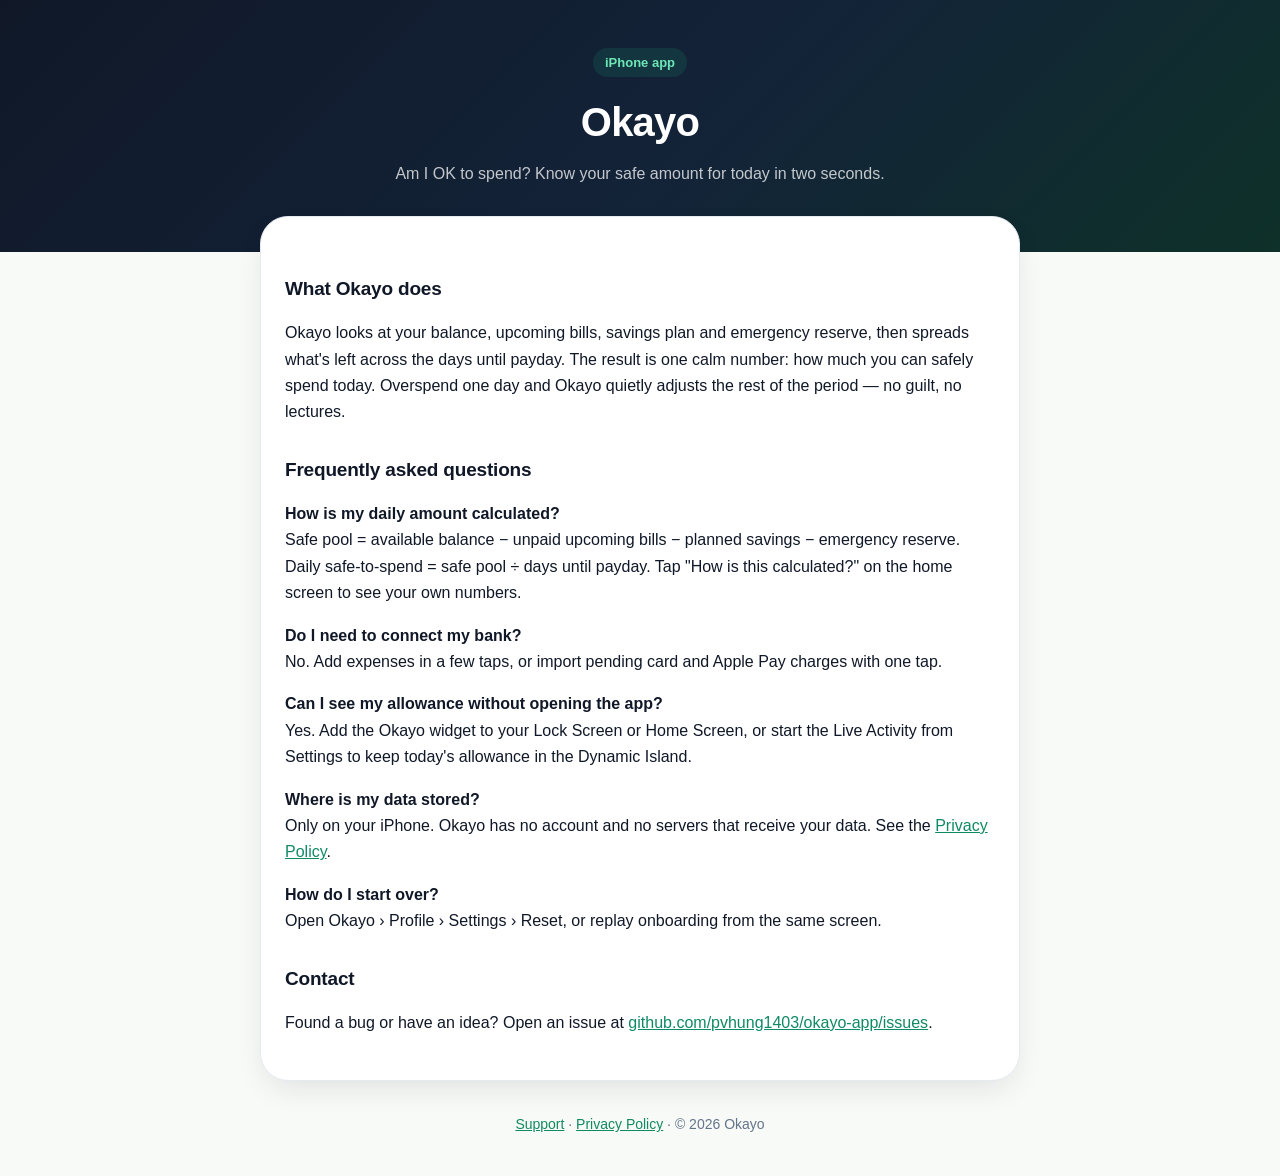
<file: index.html>
<!doctype html>
<html lang="en">
<head>
  <meta charset="utf-8">
  <meta name="viewport" content="width=device-width, initial-scale=1">
  <title>Okayo — Support</title>
  <meta name="description" content="Okayo: Am I OK to Spend? — know how much you can safely spend today. Help, FAQ and contact.">
  <link rel="stylesheet" href="style.css">
</head>
<body>
  <header class="hero">
    <span class="pill">iPhone app</span>
    <h1>Okayo</h1>
    <p>Am I OK to spend? Know your safe amount for today in two seconds.</p>
  </header>

  <main class="card">
    <h2>What Okayo does</h2>
    <p>Okayo looks at your balance, upcoming bills, savings plan and emergency reserve, then spreads what's left across the days until payday. The result is one calm number: how much you can safely spend today. Overspend one day and Okayo quietly adjusts the rest of the period — no guilt, no lectures.</p>

    <h2>Frequently asked questions</h2>
    <p><strong>How is my daily amount calculated?</strong><br>
    Safe pool = available balance − unpaid upcoming bills − planned savings − emergency reserve. Daily safe-to-spend = safe pool ÷ days until payday. Tap "How is this calculated?" on the home screen to see your own numbers.</p>

    <p><strong>Do I need to connect my bank?</strong><br>
    No. Add expenses in a few taps, or import pending card and Apple Pay charges with one tap.</p>

    <p><strong>Can I see my allowance without opening the app?</strong><br>
    Yes. Add the Okayo widget to your Lock Screen or Home Screen, or start the Live Activity from Settings to keep today's allowance in the Dynamic Island.</p>

    <p><strong>Where is my data stored?</strong><br>
    Only on your iPhone. Okayo has no account and no servers that receive your data. See the <a href="privacy.html">Privacy Policy</a>.</p>

    <p><strong>How do I start over?</strong><br>
    Open Okayo › Profile › Settings › Reset, or replay onboarding from the same screen.</p>

    <h2>Contact</h2>
    <p>Found a bug or have an idea? Open an issue at <a href="https://github.com/pvhung1403/okayo-app/issues">github.com/pvhung1403/okayo-app/issues</a>.</p>
  </main>

  <footer class="muted"><a href="./">Support</a> · <a href="privacy.html">Privacy Policy</a> · © 2026 Okayo</footer>
</body>
</html>
</file>
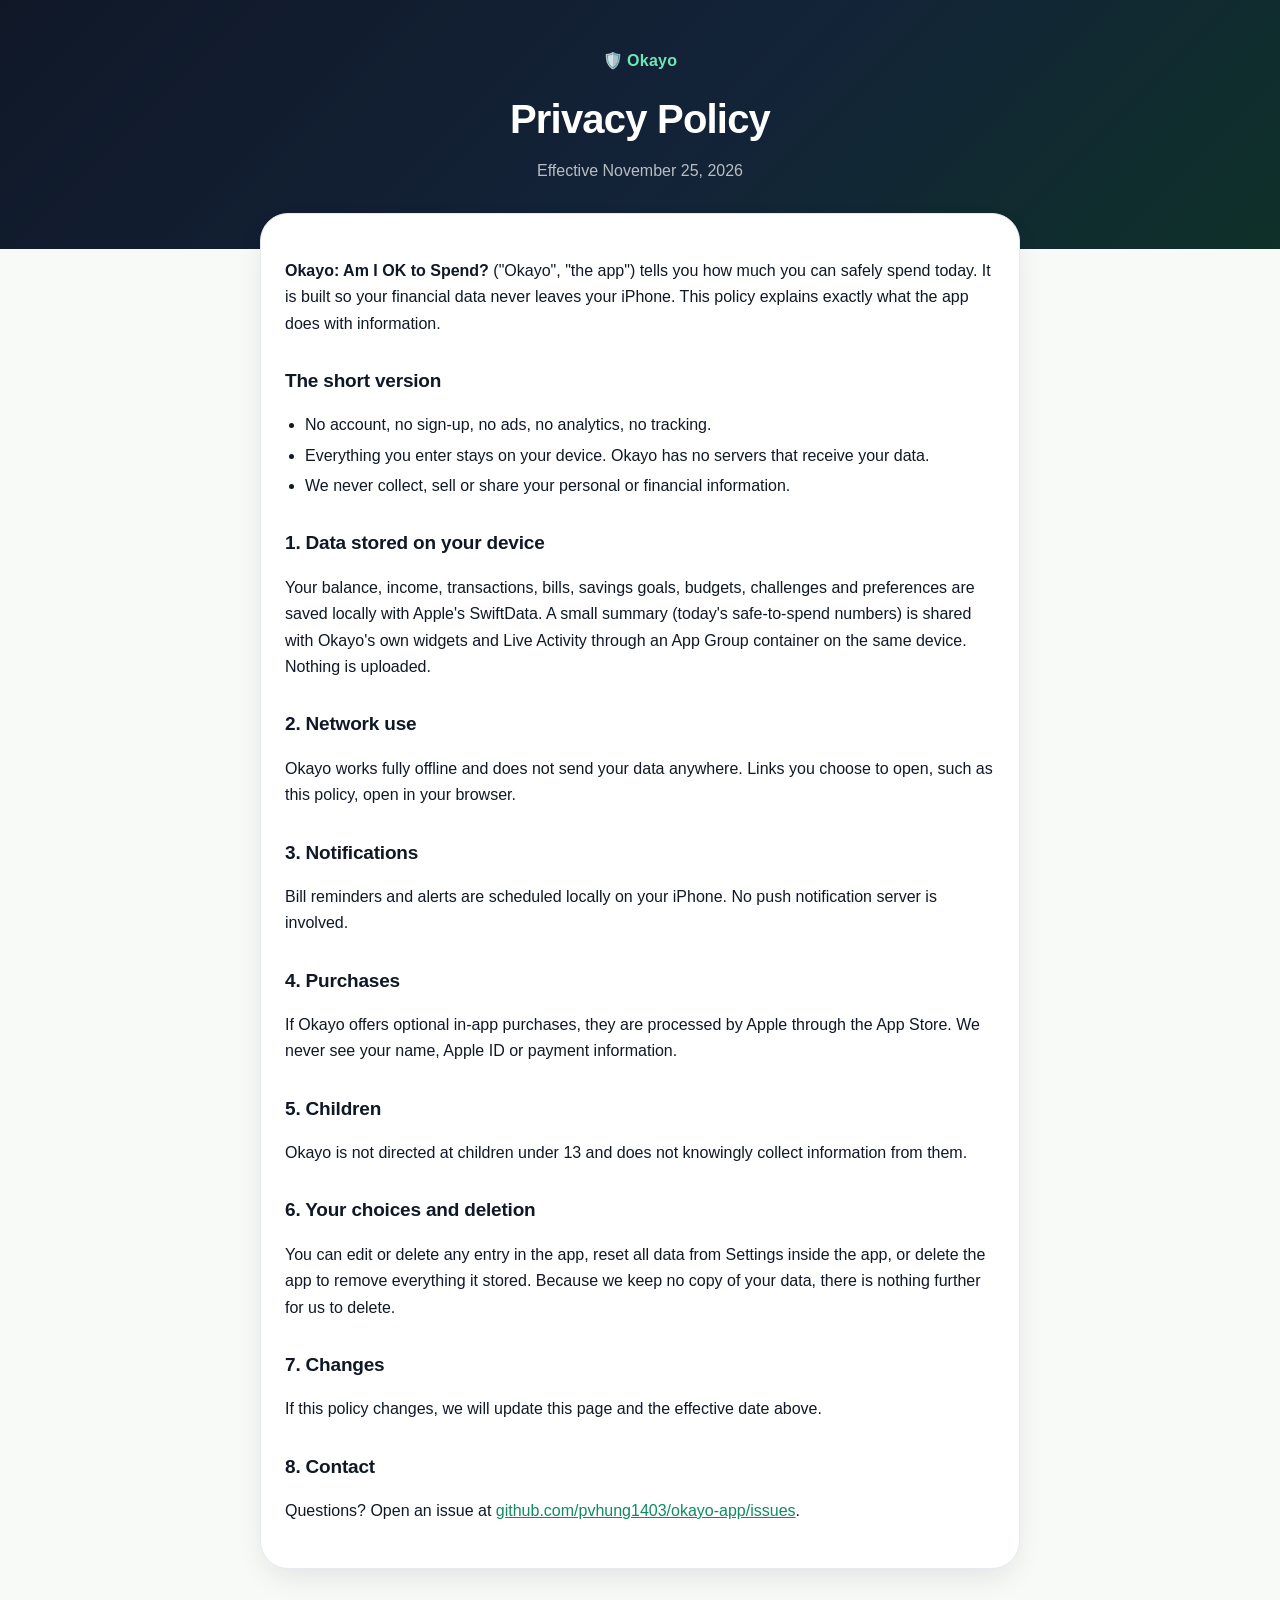
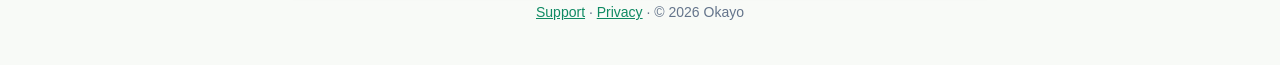
<file: privacy.html>
<!doctype html>
<html lang="en">
<head>
  <meta charset="utf-8">
  <meta name="viewport" content="width=device-width, initial-scale=1">
  <title>Okayo — Privacy Policy</title>
  <meta name="description" content="How Okayo: Am I OK to Spend? handles your data.">
  <link rel="stylesheet" href="style.css">
</head>
<body>
  <header class="hero">
    <a class="brand" href="./"><span class="logo" aria-hidden="true">🛡️</span>Okayo</a>
    <h1>Privacy Policy</h1>
    <p class="muted">Effective November 25, 2026</p>
  </header>

  <main class="card">
    <p><strong>Okayo: Am I OK to Spend?</strong> ("Okayo", "the app") tells you how much you can safely spend today. It is built so your financial data never leaves your iPhone. This policy explains exactly what the app does with information.</p>

    <h2>The short version</h2>
    <ul>
      <li>No account, no sign-up, no ads, no analytics, no tracking.</li>
      <li>Everything you enter stays on your device. Okayo has no servers that receive your data.</li>
      <li>We never collect, sell or share your personal or financial information.</li>
    </ul>

    <h2>1. Data stored on your device</h2>
    <p>Your balance, income, transactions, bills, savings goals, budgets, challenges and preferences are saved locally with Apple's SwiftData. A small summary (today's safe-to-spend numbers) is shared with Okayo's own widgets and Live Activity through an App Group container on the same device. Nothing is uploaded.</p>

    <h2>2. Network use</h2>
    <p>Okayo works fully offline and does not send your data anywhere. Links you choose to open, such as this policy, open in your browser.</p>

    <h2>3. Notifications</h2>
    <p>Bill reminders and alerts are scheduled locally on your iPhone. No push notification server is involved.</p>

    <h2>4. Purchases</h2>
    <p>If Okayo offers optional in-app purchases, they are processed by Apple through the App Store. We never see your name, Apple ID or payment information.</p>

    <h2>5. Children</h2>
    <p>Okayo is not directed at children under 13 and does not knowingly collect information from them.</p>

    <h2>6. Your choices and deletion</h2>
    <p>You can edit or delete any entry in the app, reset all data from Settings inside the app, or delete the app to remove everything it stored. Because we keep no copy of your data, there is nothing further for us to delete.</p>

    <h2>7. Changes</h2>
    <p>If this policy changes, we will update this page and the effective date above.</p>

    <h2>8. Contact</h2>
    <p>Questions? Open an issue at <a href="https://github.com/pvhung1403/okayo-app/issues">github.com/pvhung1403/okayo-app/issues</a>.</p>
  </main>

  <footer class="muted"><a href="./">Support</a> · <a href="privacy.html">Privacy</a> · © 2026 Okayo</footer>
</body>
</html>
</file>
<file: style.css>
:root {
  --bg: #F8FAF7;
  --surface: #FFFFFF;
  --text: #101828;
  --muted: #64748B;
  --border: #E5E9F0;
  --emerald: #16A879;
  --emerald-text: #0F8A63;
  --hero: linear-gradient(135deg, #101828 0%, #132338 55%, #0E3129 100%);
}
@media (prefers-color-scheme: dark) {
  :root {
    --bg: #0A0F1C;
    --surface: #111827;
    --text: #F1F5F9;
    --muted: #94A3B8;
    --border: #1F2937;
    --emerald-text: #34D399;
  }
}
* { box-sizing: border-box; }
body {
  margin: 0;
  background: var(--bg);
  color: var(--text);
  font: 16px/1.65 -apple-system, BlinkMacSystemFont, "SF Pro Text", "Segoe UI", Roboto, sans-serif;
  -webkit-font-smoothing: antialiased;
}
a { color: var(--emerald-text); }
.hero {
  background: var(--hero);
  color: #fff;
  padding: 48px 20px 64px;
  text-align: center;
}
.hero h1 { font-size: clamp(28px, 6vw, 40px); margin: 12px 0 6px; letter-spacing: -0.02em; }
.hero p { margin: 0; color: rgba(255,255,255,.75); }
.brand { color: #6EE7B7; font-weight: 800; text-decoration: none; letter-spacing: .02em; }
.logo { margin-right: 4px; }
.card {
  max-width: 760px;
  margin: -36px auto 24px;
  background: var(--surface);
  border: 1px solid var(--border);
  border-radius: 28px;
  padding: 28px 24px;
  box-shadow: 0 12px 32px -8px rgba(16,24,40,.12);
}
@media (max-width: 600px) { .card { margin: -36px 16px 24px; padding: 22px 18px; } }
h2 { font-size: 19px; margin: 28px 0 8px; letter-spacing: -0.01em; }
ul { padding-left: 20px; }
li { margin: 4px 0; }
.muted { color: var(--muted); }
.hero .muted { color: rgba(255,255,255,.7); }
.pill {
  display: inline-block;
  padding: 4px 12px;
  border-radius: 999px;
  background: rgba(22,168,121,.15);
  color: #6EE7B7;
  font-size: 13px;
  font-weight: 700;
}
footer { text-align: center; padding: 8px 20px 40px; font-size: 14px; }
</file>
